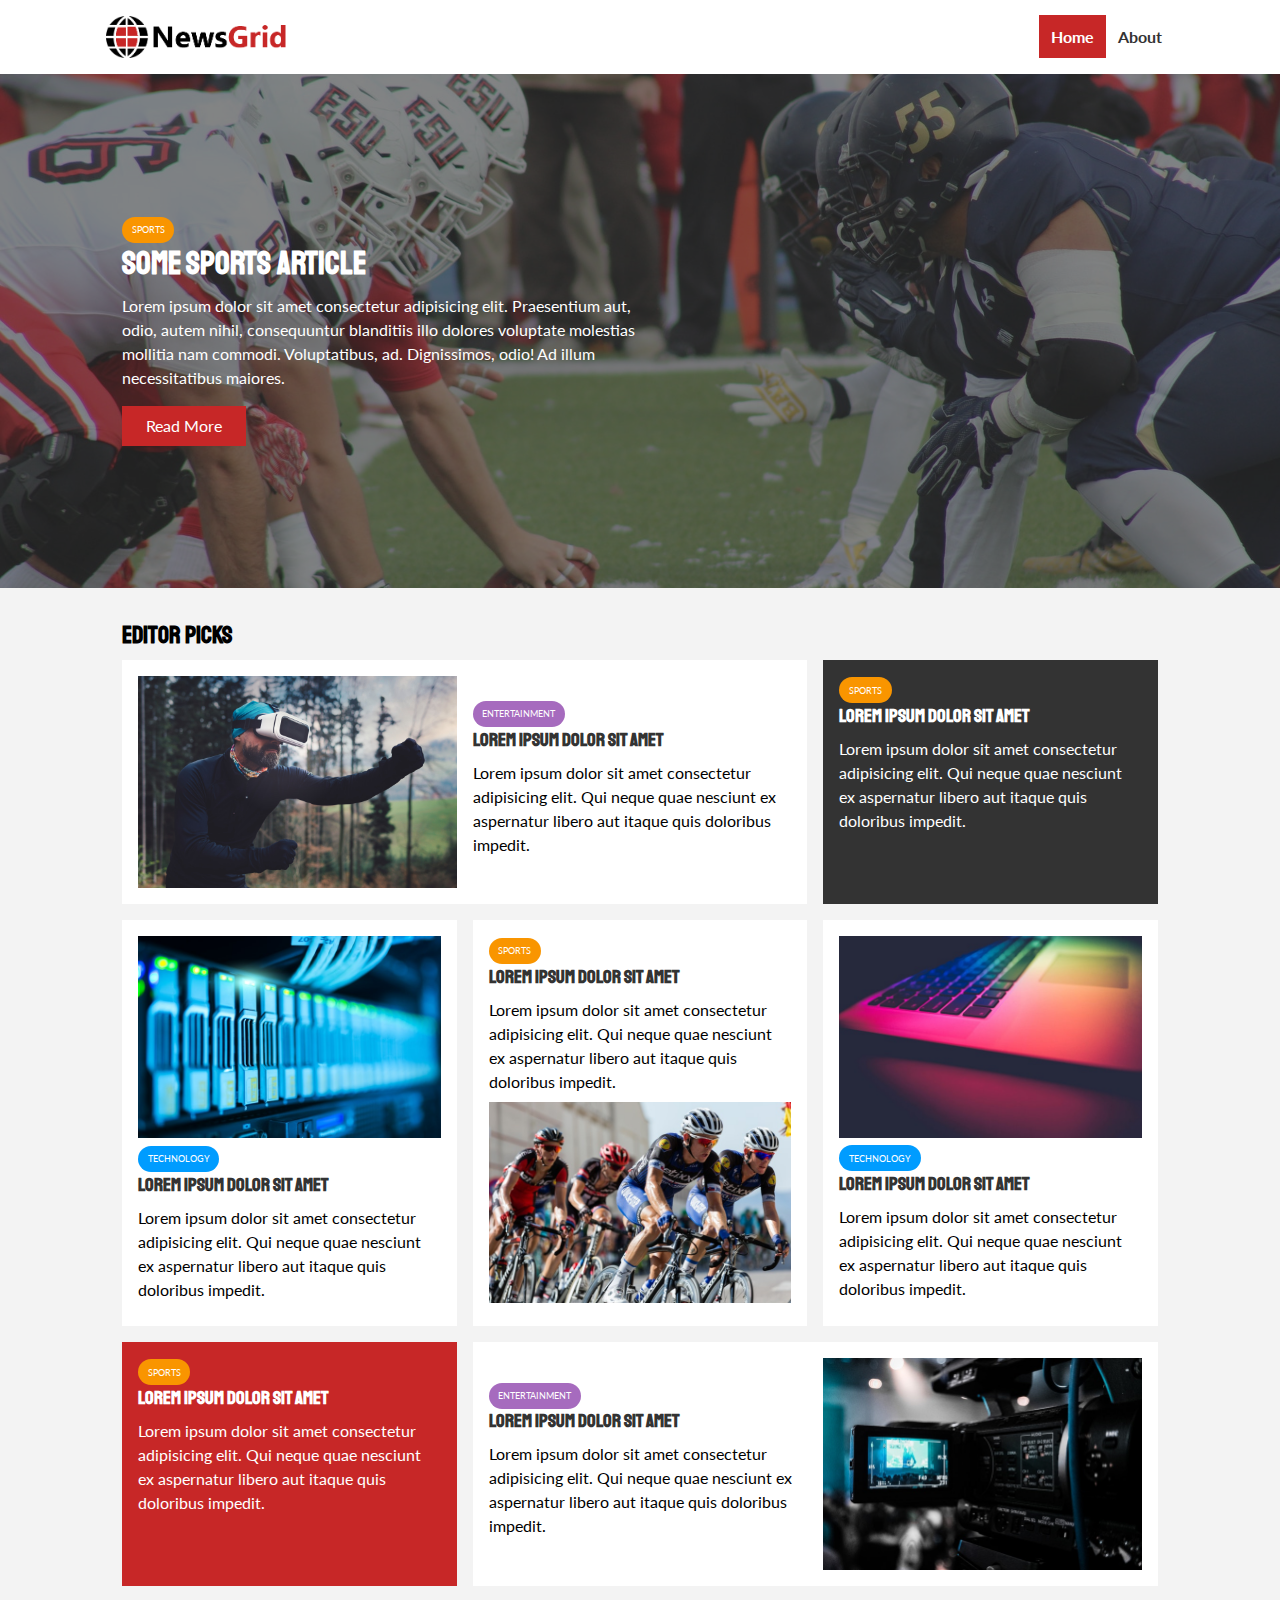
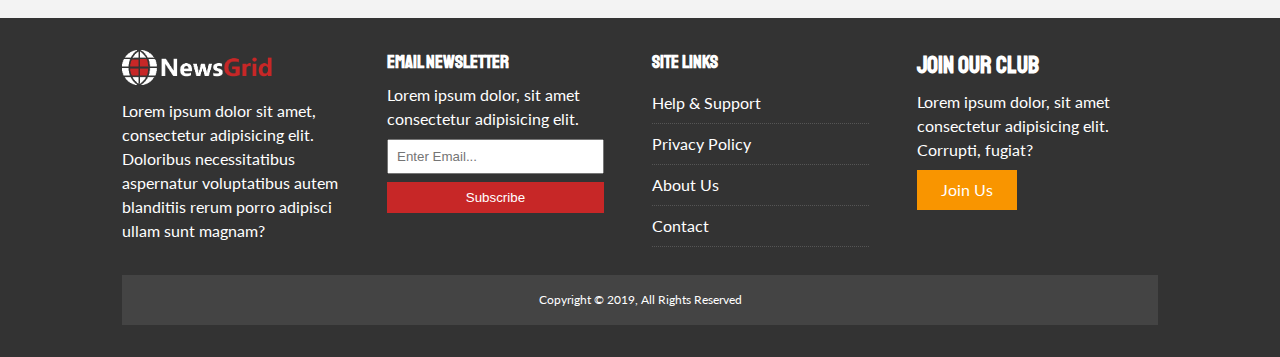
<file: index.html>
<!DOCTYPE html>
<html lang="en">
<head>
  <meta charset="UTF-8">
  <meta name="viewport" content="width=device-width, initial-scale=1.0">
  <meta http-equiv="X-UA-Compatible" content="ie=edge">
  <link rel="stylesheet" href="https://use.fontawesome.com/releases/v5.8.1/css/all.css" integrity="sha384-50oBUHEmvpQ+1lW4y57PTFmhCaXp0ML5d60M1M7uH2+nqUivzIebhndOJK28anvf" crossorigin="anonymous">
  <link href="https://fonts.googleapis.com/css?family=Lato|Staatliches" rel="stylesheet">
  <link rel="stylesheet" href="css/style.css">
  <link rel="stylesheet" media="screen and (max-width: 768px)" href="css/mobile.css">
  <link rel="shortcut icon" type="image/x-icon" href="favicon.ico">
  <title>NewsGrid | Latest News</title>
</head>
<body>
  <nav id="main-nav">
    <div class="container">
      <img src="img/logo.png" alt="newsgrid" class="logo">
      <div class="social">
        <a href="http://facebook.com" target="_blank"><i class="fab fa-facebook fa-2x"></i></a>
        <a href="http://twitter.com" target="_blank"><i class="fab fa-twitter fa-2x"></i></a>
        <a href="http://instagram.com" target="_blank"><i class="fab fa-instagram fa-2x"></i></a>
        <a href="http://youtube.com" target="_blank"><i class="fab fa-youtube fa-2x"></i></a>
      </div>
      <ul>
        <li><a class="current" href="index.html">Home</a></li>
        <li><a href="about.html">About</a></li>
      </ul>
    </div>
  </nav>

  <!-- Showcase -->
  <header id="showcase">
    <div class="container">
      <div class="showcase-container">
        <div class="showcase-content">
          <div class="category category-sports">Sports</div>
          <h1>Some Sports Article</h1>
          <p>Lorem ipsum dolor sit amet consectetur adipisicing elit. Praesentium aut, odio, autem nihil, 
          consequuntur blanditiis illo dolores voluptate molestias mollitia nam commodi. Voluptatibus, ad. 
          Dignissimos, odio! Ad illum necessitatibus maiores.</p>
          <a href="article.html" class="btn btn-primary">Read More</a>
        </div>
      </div>
    </div>
  </header>

  <!-- Home Articles -->
  <section id="home-articles" class="py-2">
    <div class="container">
      <h2>Editor Picks</h2>
      <div class="articles-container">
        <article class="card">
          <img src="img/articles/ent1.jpg" alt="">
          <div>
            <div class="category category-ent">Entertainment</div>
            <h3>
              <a href="article.html">Lorem ipsum dolor sit amet</a>
            </h3>
            <p>Lorem ipsum dolor sit amet consectetur adipisicing elit. Qui neque quae nesciunt ex aspernatur libero aut itaque quis doloribus impedit.</p>
          </div>
        </article>
        <article class="card bg-dark">
          <div class="category category-sports">Sports</div>
          <h3>
            <a href="article.html">Lorem ipsum dolor sit amet</a>
          </h3>
          <p>Lorem ipsum dolor sit amet consectetur adipisicing elit. Qui neque quae nesciunt ex aspernatur libero aut itaque quis doloribus impedit.</p>
        </article>
        <article class="card">
          <img src="img/articles/tech1.jpg" alt="">
          <div class="category category-tech">Technology</div>
          <h3>
            <a href="article.html">Lorem ipsum dolor sit amet</a>
          </h3>
          <p>Lorem ipsum dolor sit amet consectetur adipisicing elit. Qui neque quae nesciunt ex aspernatur libero aut itaque quis doloribus impedit.</p>
        </article>
        <article class="card">
          <div class="category category-sports">Sports</div>
          <h3>
            <a href="article.html">Lorem ipsum dolor sit amet</a>
          </h3>
          <p>Lorem ipsum dolor sit amet consectetur adipisicing elit. Qui neque quae nesciunt ex aspernatur libero aut itaque quis doloribus impedit.</p>
          <img src="img/articles/sports1.jpg" alt="">
        </article>
        <article class="card">
          <img src="img/articles/tech2.jpg" alt="">
          <div class="category category-tech">Technology</div>
          <h3>
            <a href="article.html">Lorem ipsum dolor sit amet</a>
          </h3>
          <p>Lorem ipsum dolor sit amet consectetur adipisicing elit. Qui neque quae nesciunt ex aspernatur libero aut itaque quis doloribus impedit.</p>
        </article>
        <article class="card bg-primary">
            <div class="category category-sports">Sports</div>
            <h3>
              <a href="article.html">Lorem ipsum dolor sit amet</a>
            </h3>
            <p>Lorem ipsum dolor sit amet consectetur adipisicing elit. Qui neque quae nesciunt ex aspernatur libero aut itaque quis doloribus impedit.</p>
        </article>
        <article class="card">
          <div>
            <div class="category category-ent">Entertainment</div>
            <h3>
              <a href="article.html">Lorem ipsum dolor sit amet</a>
            </h3>
            <p>Lorem ipsum dolor sit amet consectetur adipisicing elit. Qui neque quae nesciunt ex aspernatur libero aut itaque quis doloribus impedit.</p>
          </div>
          <img src="img/articles/ent2.jpg" alt="">
        </article>
      </div>
    </div>
  </section>
  <!-- Footer -->
  <footer id="main-footer" class="py-2">
    <div class="container footer-container">
      <div>
        <img src="img/logo_light.png" alt="Newsgrid">
        <p>Lorem ipsum dolor sit amet, consectetur adipisicing elit. Doloribus necessitatibus aspernatur voluptatibus autem blanditiis rerum porro adipisci ullam sunt magnam?</p>
      </div>
      <div>
        <h3>Email Newsletter</h3>
        <p>Lorem ipsum dolor, sit amet consectetur adipisicing elit.</p>
        <form>
          <input type="email" placeholder="Enter Email...">
          <input type="submit" value="Subscribe" class="btn btn-primary">
        </form>
      </div>
      <div>
        <h3>Site Links</h3>
        <ul class="list">
          <li><a href="">Help & Support</a></li>
          <li><a href="">Privacy Policy</a></li>
          <li><a href="">About Us</a></li>
          <li><a href="">Contact</a></li>
        </ul>
      </div>
      <div>
        <h2>Join Our Club</h2>
        <p>Lorem ipsum dolor, sit amet consectetur adipisicing elit. Corrupti, fugiat?</p>
        <a href="#" class="btn btn-secondary">Join Us</a>
      </div>
      <div>
        <p>Copyright &copy; 2019, All Rights Reserved</p>
      </div>
    </div>
  </footer>
</body>
</html>
</file>
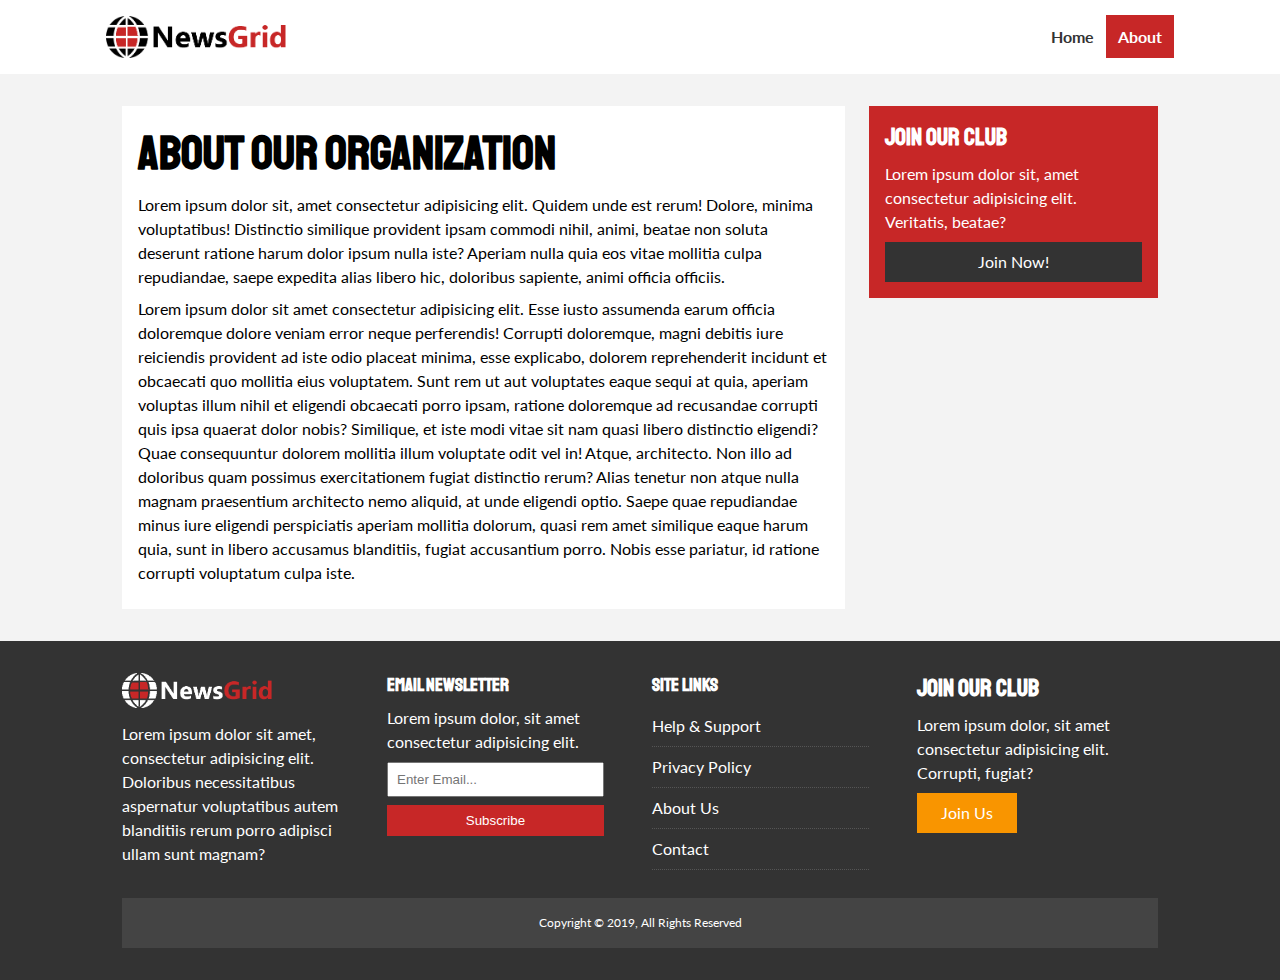
<file: about.html>
<!DOCTYPE html>
<html lang="en">
<head>
  <meta charset="UTF-8">
  <meta name="viewport" content="width=device-width, initial-scale=1.0">
  <meta http-equiv="X-UA-Compatible" content="ie=edge">
  <link rel="stylesheet" href="https://use.fontawesome.com/releases/v5.8.1/css/all.css" integrity="sha384-50oBUHEmvpQ+1lW4y57PTFmhCaXp0ML5d60M1M7uH2+nqUivzIebhndOJK28anvf" crossorigin="anonymous">
  <link href="https://fonts.googleapis.com/css?family=Lato|Staatliches" rel="stylesheet">
  <link rel="stylesheet" href="css/style.css">
  <link rel="stylesheet" media="screen and (max-width: 768px)" href="css/mobile.css">
  <link rel="shortcut icon" type="image/x-icon" href="favicon.ico">
  <title>NewsGrid | About</title>
</head>
<body>
  <!-- Navbar -->
  <nav id="main-nav">
    <div class="container">
      <img src="img/logo.png" alt="newsgrid" class="logo">
      <div class="social">
        <a href="http://facebook.com" target="_blank"><i class="fab fa-facebook fa-2x"></i></a>
        <a href="http://twitter.com" target="_blank"><i class="fab fa-twitter fa-2x"></i></a>
        <a href="http://instagram.com" target="_blank"><i class="fab fa-instagram fa-2x"></i></a>
        <a href="http://youtube.com" target="_blank"><i class="fab fa-youtube fa-2x"></i></a>
      </div>
      <ul>
        <li><a href="index.html">Home</a></li>
        <li><a class="current" href="about.html">About</a></li>
      </ul>
    </div>
  </nav>

  <!-- About -->
  <section id="about">
    <div class="container">
      <div class="page-container">
        <article class="card">
          <h1 class="l-heading">About Our Organization</h1>
            <p>Lorem ipsum dolor sit, amet consectetur adipisicing elit. Quidem unde est rerum! Dolore, minima voluptatibus! Distinctio similique provident ipsam commodi nihil, animi, beatae non soluta deserunt ratione harum dolor ipsum nulla iste? Aperiam nulla quia eos vitae mollitia culpa repudiandae, saepe expedita alias libero hic, doloribus sapiente, animi officia officiis.</p>
            <p>Lorem ipsum dolor sit amet consectetur adipisicing elit. Esse iusto assumenda earum officia doloremque dolore veniam error neque perferendis! Corrupti doloremque, magni debitis iure reiciendis provident ad iste odio placeat minima, esse explicabo, dolorem reprehenderit incidunt et obcaecati quo mollitia eius voluptatem. Sunt rem ut aut voluptates eaque sequi at quia, aperiam voluptas illum nihil et eligendi obcaecati porro ipsam, ratione doloremque ad recusandae corrupti quis ipsa quaerat dolor nobis? Similique, et iste modi vitae sit nam quasi libero distinctio eligendi? Quae consequuntur dolorem mollitia illum voluptate odit vel in! Atque, architecto. Non illo ad doloribus quam possimus exercitationem fugiat distinctio rerum? Alias tenetur non atque nulla magnam praesentium architecto nemo aliquid, at unde eligendi optio. Saepe quae repudiandae minus iure eligendi perspiciatis aperiam mollitia dolorum, quasi rem amet similique eaque harum quia, sunt in libero accusamus blanditiis, fugiat accusantium porro. Nobis esse pariatur, id ratione corrupti voluptatum culpa iste.</p>
          
        </article>
        <aside class="card bg-primary">
          <h2>Join Our Club</h2>
          <p>Lorem ipsum dolor sit, amet consectetur adipisicing elit. Veritatis, beatae?</p>
          <a href="#" class="btn btn-dark btn-block">Join Now!</a>
        </aside>
      </div>
    </div>
  </section>
  
  <!-- Footer -->
  <footer id="main-footer" class="py-2">
    <div class="container footer-container">
      <div>
        <img src="img/logo_light.png" alt="Newsgrid">
        <p>Lorem ipsum dolor sit amet, consectetur adipisicing elit. Doloribus necessitatibus aspernatur voluptatibus autem blanditiis rerum porro adipisci ullam sunt magnam?</p>
      </div>
      <div>
        <h3>Email Newsletter</h3>
        <p>Lorem ipsum dolor, sit amet consectetur adipisicing elit.</p>
        <form>
          <input type="email" placeholder="Enter Email...">
          <input type="submit" value="Subscribe" class="btn btn-primary">
        </form>
      </div>
      <div>
        <h3>Site Links</h3>
        <ul class="list">
          <li><a href="">Help & Support</a></li>
          <li><a href="">Privacy Policy</a></li>
          <li><a href="">About Us</a></li>
          <li><a href="">Contact</a></li>
        </ul>
      </div>
      <div>
        <h2>Join Our Club</h2>
        <p>Lorem ipsum dolor, sit amet consectetur adipisicing elit. Corrupti, fugiat?</p>
        <a href="#" class="btn btn-secondary">Join Us</a>
      </div>
      <div>
        <p>Copyright &copy; 2019, All Rights Reserved</p>
      </div>
    </div>
  </footer>
</body>
</html>
</file>
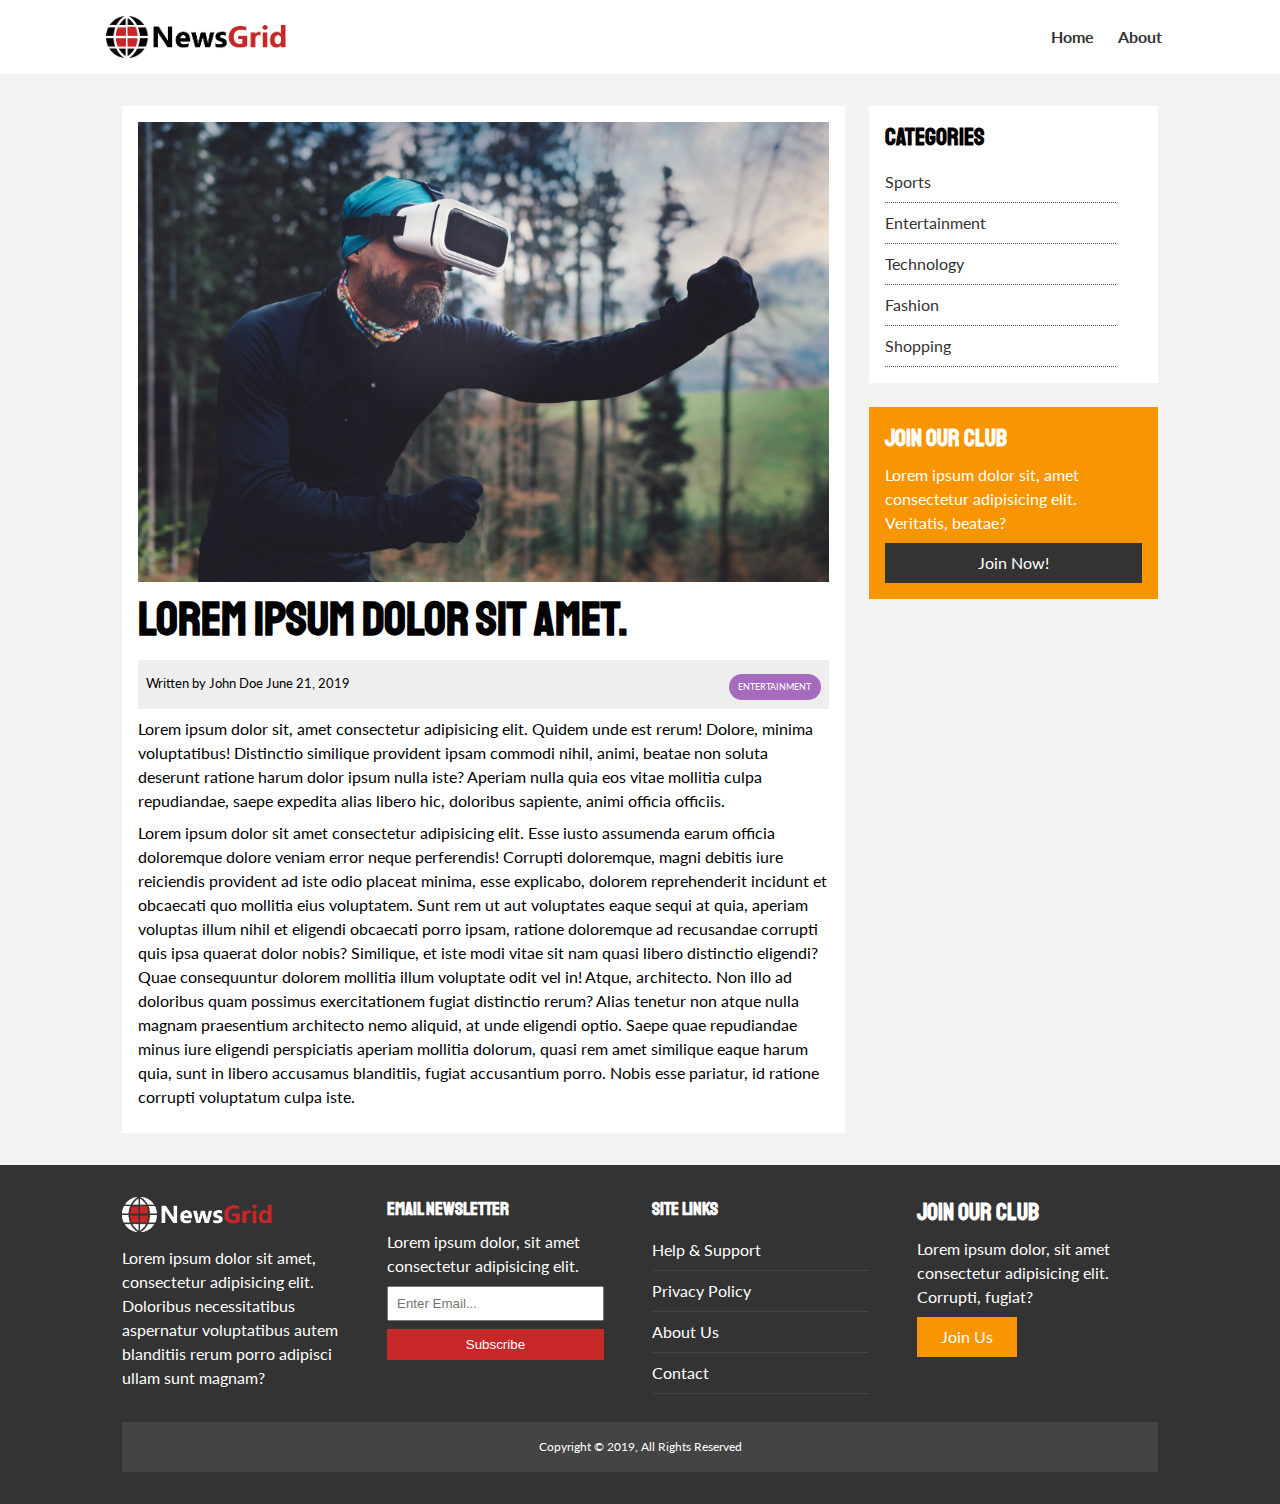
<file: article.html>
<!DOCTYPE html>
<html lang="en">
<head>
  <meta charset="UTF-8">
  <meta name="viewport" content="width=device-width, initial-scale=1.0">
  <meta http-equiv="X-UA-Compatible" content="ie=edge">
  <link rel="stylesheet" href="https://use.fontawesome.com/releases/v5.8.1/css/all.css" integrity="sha384-50oBUHEmvpQ+1lW4y57PTFmhCaXp0ML5d60M1M7uH2+nqUivzIebhndOJK28anvf" crossorigin="anonymous">
  <link href="https://fonts.googleapis.com/css?family=Lato|Staatliches" rel="stylesheet">
  <link rel="stylesheet" href="css/style.css">
  <link rel="stylesheet" media="screen and (max-width: 768px)" href="css/mobile.css">
  <link rel="shortcut icon" type="image/x-icon" href="favicon.ico">
  <title>NewsGrid | Latest News</title>
</head>
<body>
  <!-- Navbar -->
  <nav id="main-nav">
    <div class="container">
      <img src="img/logo.png" alt="newsgrid" class="logo">
      <div class="social">
        <a href="http://facebook.com" target="_blank"><i class="fab fa-facebook fa-2x"></i></a>
        <a href="http://twitter.com" target="_blank"><i class="fab fa-twitter fa-2x"></i></a>
        <a href="http://instagram.com" target="_blank"><i class="fab fa-instagram fa-2x"></i></a>
        <a href="http://youtube.com" target="_blank"><i class="fab fa-youtube fa-2x"></i></a>
      </div>
      <ul>
        <li><a href="index.html">Home</a></li>
        <li><a href="about.html">About</a></li>
      </ul>
    </div>
  </nav>

  <!-- Article -->
  <section id="article">
    <div class="container">
      <div class="page-container">
        <article class="card">
          <img src="img/articles/ent1.jpg" alt="">
          <h1 class="l-heading">Lorem ipsum dolor sit amet.</h1>
          <div class="meta">
            <small>
              <i class="fas fa-user"></i> Written by John Doe June 21, 2019
            </small>
            <div class="category category-ent">Entertainment</div>
          </div>
          <p>Lorem ipsum dolor sit, amet consectetur adipisicing elit. Quidem unde est rerum! Dolore, minima voluptatibus! Distinctio similique provident ipsam commodi nihil, animi, beatae non soluta deserunt ratione harum dolor ipsum nulla iste? Aperiam nulla quia eos vitae mollitia culpa repudiandae, saepe expedita alias libero hic, doloribus sapiente, animi officia officiis.</p>
          <p>Lorem ipsum dolor sit amet consectetur adipisicing elit. Esse iusto assumenda earum officia doloremque dolore veniam error neque perferendis! Corrupti doloremque, magni debitis iure reiciendis provident ad iste odio placeat minima, esse explicabo, dolorem reprehenderit incidunt et obcaecati quo mollitia eius voluptatem. Sunt rem ut aut voluptates eaque sequi at quia, aperiam voluptas illum nihil et eligendi obcaecati porro ipsam, ratione doloremque ad recusandae corrupti quis ipsa quaerat dolor nobis? Similique, et iste modi vitae sit nam quasi libero distinctio eligendi? Quae consequuntur dolorem mollitia illum voluptate odit vel in! Atque, architecto. Non illo ad doloribus quam possimus exercitationem fugiat distinctio rerum? Alias tenetur non atque nulla magnam praesentium architecto nemo aliquid, at unde eligendi optio. Saepe quae repudiandae minus iure eligendi perspiciatis aperiam mollitia dolorum, quasi rem amet similique eaque harum quia, sunt in libero accusamus blanditiis, fugiat accusantium porro. Nobis esse pariatur, id ratione corrupti voluptatum culpa iste.</p>
          
        </article>

        <aside id="categories" class="card">
          <h2>Categories</h2>
          <ul class="list">
            <li><a href="#"><i class="fas fa-chevron-right"></i> Sports</a></li>
            <li><a href="#"><i class="fas fa-chevron-right"></i> Entertainment</a></li>
            <li><a href="#"><i class="fas fa-chevron-right"></i> Technology</a></li>
            <li><a href="#"><i class="fas fa-chevron-right"></i> Fashion</a></li>
            <li><a href="#"><i class="fas fa-chevron-right"></i> Shopping</a></li>
          </ul>
        </aside>

        <aside class="card bg-secondary">
          <h2>Join Our Club</h2>
          <p>Lorem ipsum dolor sit, amet consectetur adipisicing elit. Veritatis, beatae?</p>
          <a href="#" class="btn btn-dark btn-block">Join Now!</a>
        </aside>
      </div>
    </div>
  </section>
  
  <!-- Footer -->
  <footer id="main-footer" class="py-2">
    <div class="container footer-container">
      <div>
        <img src="img/logo_light.png" alt="Newsgrid">
        <p>Lorem ipsum dolor sit amet, consectetur adipisicing elit. Doloribus necessitatibus aspernatur voluptatibus autem blanditiis rerum porro adipisci ullam sunt magnam?</p>
      </div>
      <div>
        <h3>Email Newsletter</h3>
        <p>Lorem ipsum dolor, sit amet consectetur adipisicing elit.</p>
        <form>
          <input type="email" placeholder="Enter Email...">
          <input type="submit" value="Subscribe" class="btn btn-primary">
        </form>
      </div>
      <div>
        <h3>Site Links</h3>
        <ul class="list">
          <li><a href="">Help & Support</a></li>
          <li><a href="">Privacy Policy</a></li>
          <li><a href="">About Us</a></li>
          <li><a href="">Contact</a></li>
        </ul>
      </div>
      <div>
        <h2>Join Our Club</h2>
        <p>Lorem ipsum dolor, sit amet consectetur adipisicing elit. Corrupti, fugiat?</p>
        <a href="#" class="btn btn-secondary">Join Us</a>
      </div>
      <div>
        <p>Copyright &copy; 2019, All Rights Reserved</p>
      </div>
    </div>
  </footer>
</body>
</html>
</file>
<file: css/style.css>
:root {
  --primary-color: #c72727 ;
  --secondary-color: #f99500 ;
  --light-color: #f3f3f3 ;
  --dark-color: #333 ;
  --max-width: 1100px;
}

.category {
  --sports-color:#f99500;
  --ent-color: #a66bbe;
  --tech-color: #009cff;
}

* {
  margin: 0;
  padding: 0;
  box-sizing: border-box;
}

body {
  font-family: 'Lato', sans-serif;
  line-height: 1.5;
  background: var(--light-color);
}

a {
  color: #333;
  text-decoration: none;
}

ul {
  list-style: none;
}

img {
  width: 100%;
}

h1, h2, h3, h4, h5, h6 {
  font-family: 'Staatliches', cursive;
  margin-bottom: .55rem;
  line-height: 1.3;
}

p {
  margin: 0.5rem 0;
}

/* Utility */
.container {
  max-width: var(--max-width);
  margin: auto;
  padding: 0 2rem;
  overflow: hidden;
}

.category {
  display: inline-block;
  color: #fff;
  font-size: .55rem;
  text-transform: uppercase;
  padding: 0.4rem 0.6rem;
  border-radius: 15px;
  margin-bottom: .05rem;
}

.category-sports { background: var(--sports-color);}
.category-ent { background: var(--ent-color);}
.category-tech { background: var(--tech-color);}

.btn {
  display: inline-block;
  border: none;
  background: var(--dark-color);
  color: #fff;
  padding: .5rem 1.5rem;
}

.btn-light {background: var(--light-color);}
.btn-primary {background: var(--primary-color);}
.btn-secondary {background: var(--secondary-color);}

.btn-block {
  display: block;
  width: 100%;
  text-align: center;
}

.btn:hover {
  opacity: 0.9;
}

.card {
  background: #fff;
  padding: 1rem;
}

.bg-dark { 
  background: var(--dark-color);
  color: #fff;
}

.bg-primary { 
  background: var(--primary-color);
  color: #fff;
}

.bg-secondary { 
  background: var(--secondary-color);
  color: #fff;
}

.bg-dark h1,
.bg-dark h2,
.bg-dark h3,
.bg-dark a,
.bg-primary h1, 
.bg-primary h2, 
.bg-primary h3, 
.bg-primary a, 
.bg-secondary h1, 
.bg-secondary h2, 
.bg-secondary h3, 
.bg-secondary a {
  color: #fff;
} 

.py-1 { padding: 1.5rem 0 }
.py-2 { padding: 2rem 0 }
.py-3 { padding: 3rem 0 }
.p-1 { padding: 1.5rem }
.p-2 { padding: 2rem }
.p-3 { padding: 3rem }

.l-heading { 
  font-size: 3rem; 
}

.list li {
  padding: .5rem 0;
  border-bottom: 1px dotted #555;
  width: 90%;
}

.list li a:hover{
  color: var(--primary-color) !important;
}

/* Inner page grid container */
.page-container {
  display: grid;
  grid-template-columns: 5fr 2fr;
  margin: 2rem 0;
  grid-gap: 1.5rem;
}

.page-container > *:first-child {
  grid-row: 1 / span 3;
}

/* Navigation */
#main-nav {
  background: #fff;
  position: sticky;
  top: 0;
  z-index: 2;
}

#main-nav .container {
  display: grid;
  grid-template-columns: 6fr 2fr 2fr;
  padding: 1rem;
  align-items: center;
}

#main-nav .logo {
  width: 180px;
}

#main-nav ul {
  justify-self: end;
  display: flex;
}

#main-nav ul li a {
  padding: 0.75rem;
  font-weight: bold;
}

#main-nav ul li a.current {
  background: var(--primary-color);
  color: #fff;
}

#main-nav ul li a:hover {
  background: var(--light-color);
  color: var(--dark-color);
}

#main-nav .social {
  justify-self: center;
}

#main-nav .social i {
  color: #777;
  margin-right: .5rem;
}

/* Showcase */
#showcase {
  color: #fff;
  background: #333;
  padding: 2rem;
  position: relative;
}

#showcase:before {
  content: '';
  background: url('../img/featured.jpg') no-repeat
  center center/cover;
  position: absolute;
  top: 0;
  left: 0;
  width: 100%;
  height: 100%;
  opacity: 0.4;
}

#showcase .showcase-container {
  display: grid;
  grid-template-columns: repeat(2, 1fr);
  justify-content: center;
  align-items: center;
  height: 50vh;
}
/* Text of the showcase brings up */
#showcase .showcase-content {
  z-index: 1;
}

#showcase .showcase-content p {
  margin-bottom: 1rem;
}

/* Home Articles */
#home-articles .articles-container {
  display: grid;
  grid-template-columns: repeat(3, 1fr);
  grid-gap: 1rem;
}

#home-articles .articles-container > *:first-child,
#home-articles .articles-container > *:last-child {
  display: grid;
  grid-template-columns: repeat(2, 1fr);
  grid-gap: 1rem;
  align-items: center;
  grid-column: 1 / span 2;
}

#home-articles .articles-container > *:last-child {
  grid-column: 2 / span 2;
}

/* Meta data for the article */
#article .meta {
  display: flex;
  justify-content: space-between;
  align-items: center;
  background: #eee;
  padding: .5rem;
}

#article .meta .category {
  margin-top: 0.4rem;
}

/* Footer */
#main-footer {
  background: var(--dark-color);
  color: #fff;
}

#main-footer img {
  width: 150px;
}

#main-footer a {
  color: #fff;
}

#main-footer .footer-container {
  display: grid;
  grid-template-columns: repeat(4, 1fr);
  grid-gap: 1.5rem;
}

#main-footer .footer-container > *:last-child {
  background: #444;
  grid-column: 1 / span 4;
  text-align: center;
  padding: .5rem;
  font-size: 0.75rem;
}

#main-footer .footer-container input[type='email'] {
  width: 90%;
  padding: 0.5rem;
  margin-bottom: 0.5rem;
}

#main-footer .footer-container input[type='submit'] {
  width: 90%;
}
</file>
<file: css/mobile.css>
/* Navigation */
#main-nav .social {
  display: none;
}

#main-nav .container {
  grid-template-columns: 1fr;
  grid-gap: 1.2rem;
}

#main-nav ul,
#main-nav .logo {
  justify-self: center;
}

#main-nav ul li a {
  padding: .5rem;
}

#home-articles .articles-container {
  grid-template-columns: repeat(2, 1fr);
}

#home-articles .articles-container > *:first-child,
#home-articles .articles-container > *:last-child {
  grid-template-columns: 1fr;
  grid-column: 1;
}

@media (max-width: 600px) {
  /* Stack Grid Items */
  #showcase .showcase-container,
  #home-articles .articles-container,
  #main-footer .footer-container {
    grid-template-columns: 1fr;
  }

  /* #main-footer .footer-container {
    text-align: center;
  } */

  #main-footer .footer-container > *:last-child {
    grid-column: 1;
    
  }

  #main-footer .footer-container > *:first-child, 
  #main-footer .footer-container > *:nth-child(2) {
    border-bottom: 1px solid #444;
    padding-bottom: 1rem;
  }

  .page-container {
    grid-template-columns: 1fr;
    text-align: center;
  }

  .page-container > *:first-child {
    grid-row: 1;
  }

  .l-heading {
    font-size: 2rem;
  }

}
</file>
